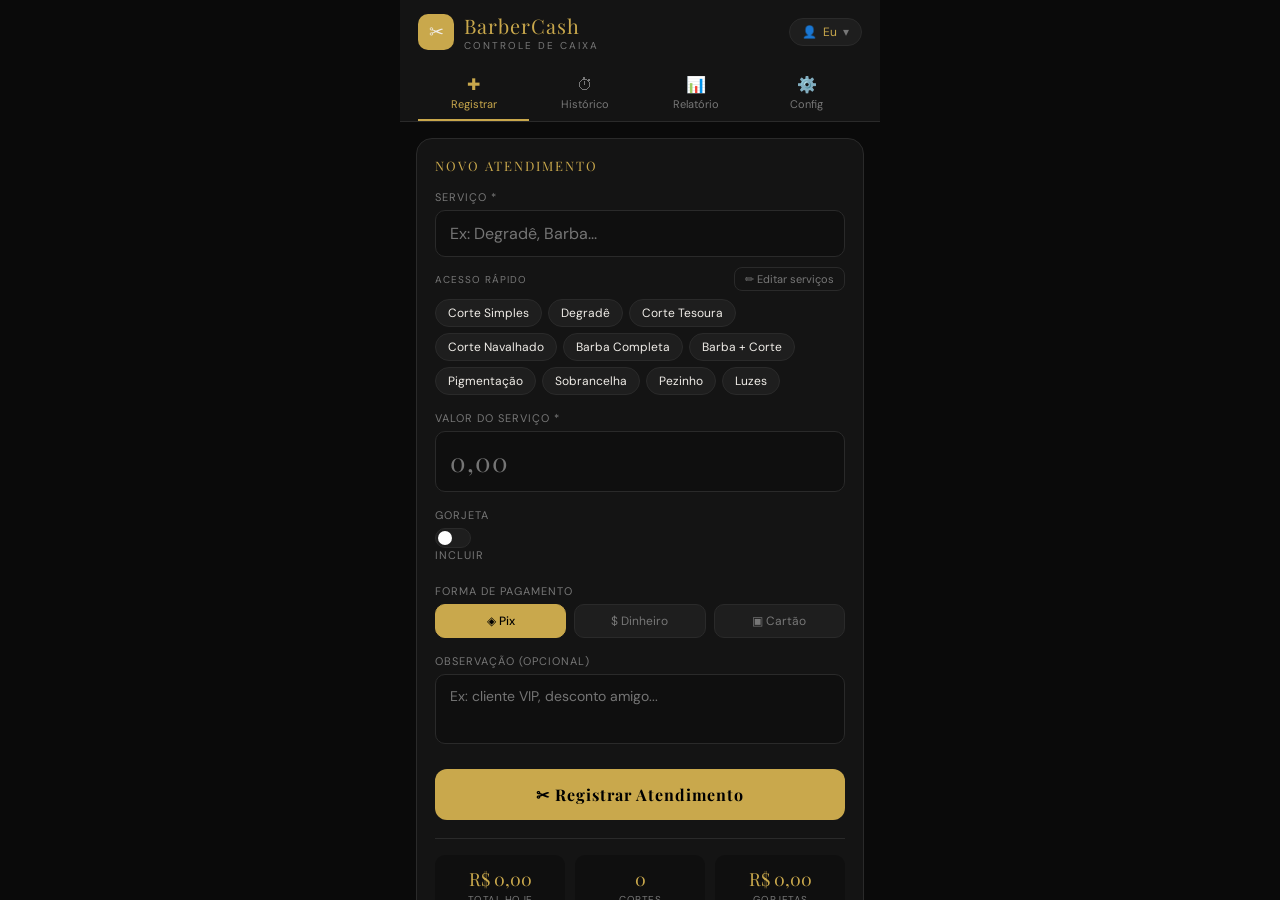
<file: index (1).html>
<!DOCTYPE html>
<html lang="pt-BR">
<head>
<meta charset="UTF-8"/>
<meta name="viewport" content="width=device-width, initial-scale=1"/>
<title>BarberCash</title>
<link href="https://fonts.googleapis.com/css2?family=Playfair+Display:wght@700;900&family=DM+Sans:wght@300;400;500&display=swap" rel="stylesheet"/>
<style>
*,*::before,*::after{box-sizing:border-box;margin:0;padding:0;-webkit-tap-highlight-color:transparent}
:root{
  --bg:#0a0a0a;--surface:#141414;--surface2:#1e1e1e;--border:#2a2a2a;
  --gold:#c9a84c;--gold-light:#e8c870;--gold-dim:#7a6230;
  --text:#f0ede8;--muted:#777;--muted2:#444;
  --red:#e05555;--green:#4caf78;--blue:#5b9cf6;
}
html,body{height:100%;background:var(--bg);color:var(--text);font-family:'DM Sans',sans-serif;overflow:hidden}
#app{display:flex;flex-direction:column;height:100%;max-width:480px;margin:0 auto;position:relative}
.header{background:var(--surface);border-bottom:1px solid var(--border);padding:12px 18px 0;flex-shrink:0}
.logo-row{display:flex;align-items:center;justify-content:space-between;margin-bottom:12px}
.logo{display:flex;align-items:center;gap:10px}
.logo-icon{width:36px;height:36px;background:var(--gold);border-radius:10px;display:flex;align-items:center;justify-content:center;font-size:18px}
.logo-title{font-family:'Playfair Display',serif;font-size:20px;color:var(--gold);letter-spacing:1px}
.logo-sub{font-size:10px;color:var(--muted);letter-spacing:2px;text-transform:uppercase}
.barbeiro-badge{background:var(--surface2);border:1px solid var(--border);border-radius:20px;padding:5px 12px;font-size:12px;color:var(--muted);cursor:pointer;display:flex;align-items:center;gap:6px}
.barbeiro-badge span{color:var(--gold)}
.nav{display:flex}
.nav-btn{flex:1;padding:10px 4px 8px;background:none;border:none;color:var(--muted);cursor:pointer;font-size:11px;font-family:'DM Sans',sans-serif;border-bottom:2px solid transparent;transition:all .2s;display:flex;flex-direction:column;align-items:center;gap:2px}
.nav-btn .nav-icon{font-size:16px}
.nav-btn.active{color:var(--gold);border-bottom-color:var(--gold)}
.body{flex:1;overflow-y:auto;padding:16px;padding-bottom:16px}
.body::-webkit-scrollbar{display:none}
.card{background:var(--surface);border:1px solid var(--border);border-radius:16px;padding:18px;margin-bottom:14px}
.card-title{font-family:'Playfair Display',serif;font-size:13px;color:var(--gold);text-transform:uppercase;letter-spacing:2px;margin-bottom:16px}
.field{margin-bottom:16px}
.field label{display:block;font-size:11px;color:var(--muted);letter-spacing:1px;text-transform:uppercase;margin-bottom:6px}
.input{width:100%;background:#0f0f0f;border:1px solid var(--border);border-radius:10px;padding:12px 14px;color:var(--text);font-size:16px;font-family:'DM Sans',sans-serif;outline:none;transition:border-color .2s}
.input:focus{border-color:var(--gold-dim)}
.input-valor{font-family:'Playfair Display',serif;font-size:26px;color:var(--gold);letter-spacing:1px}
textarea.input{resize:none;height:70px;font-size:14px}
.input-wrap{position:relative}
.dropdown{position:absolute;top:calc(100% + 4px);left:0;right:0;background:var(--surface2);border:1px solid var(--border);border-radius:10px;z-index:50;overflow:hidden;box-shadow:0 8px 24px rgba(0,0,0,.5);display:none}
.dropdown.show{display:block}
.drop-item{padding:12px 14px;cursor:pointer;font-size:14px;border-bottom:1px solid var(--border)}
.drop-item:last-child{border-bottom:none}
.drop-item:hover{background:var(--surface)}
.chips-section{margin-top:10px}
.chips-header{display:flex;align-items:center;justify-content:space-between;margin-bottom:8px}
.chips-label{font-size:10px;color:var(--muted);letter-spacing:1px;text-transform:uppercase}
.btn-gerenciar{background:none;border:1px solid var(--border);border-radius:8px;color:var(--muted);font-size:11px;cursor:pointer;padding:4px 10px;font-family:'DM Sans',sans-serif;display:flex;align-items:center;gap:4px}
.chips{display:flex;flex-wrap:wrap;gap:6px}
.chip{padding:5px 12px;background:var(--surface2);border:1px solid var(--border);border-radius:20px;font-size:12px;cursor:pointer;color:var(--text);transition:all .15s;white-space:nowrap}
.chip:hover{background:var(--gold-dim);border-color:var(--gold);color:var(--gold-light)}
.pag-tabs{display:flex;gap:8px;flex-wrap:wrap}
.pag-tab{flex:1;min-width:70px;padding:8px 4px;background:var(--surface2);border:1px solid var(--border);border-radius:10px;color:var(--muted);font-size:12px;cursor:pointer;text-align:center;font-family:'DM Sans',sans-serif;transition:all .2s}
.pag-tab.active{background:var(--gold);border-color:var(--gold);color:#000;font-weight:500}
.btn-primary{width:100%;padding:15px;background:var(--gold);color:#000;border:none;border-radius:12px;font-size:16px;font-weight:700;cursor:pointer;font-family:'Playfair Display',serif;letter-spacing:1px;margin-top:4px;transition:opacity .2s}
.btn-primary:active{opacity:.85}
.resumo-dia{margin-top:18px;padding-top:16px;border-top:1px solid var(--border);display:grid;grid-template-columns:1fr 1fr 1fr;gap:10px}
.resumo-item{text-align:center;background:#0f0f0f;border-radius:10px;padding:12px 8px}
.resumo-val{font-family:'Playfair Display',serif;font-size:18px;color:var(--gold);margin-bottom:2px}
.resumo-label{font-size:10px;color:var(--muted);text-transform:uppercase;letter-spacing:.5px}
.meta-bar-wrap{margin-top:14px;padding-top:14px;border-top:1px solid var(--border)}
.meta-header{display:flex;justify-content:space-between;align-items:center;margin-bottom:8px}
.meta-label{font-size:11px;color:var(--muted)}
.meta-pct{font-size:13px;color:var(--gold);font-weight:500}
.meta-track{height:6px;background:var(--surface2);border-radius:3px;overflow:hidden}
.meta-fill{height:100%;background:linear-gradient(90deg,var(--gold-dim),var(--gold));border-radius:3px;transition:width .5s}
.meta-fill.done{background:linear-gradient(90deg,#3a8f56,var(--green))}
.periodo-row{display:flex;gap:6px;margin-bottom:16px;overflow-x:auto;padding-bottom:2px}
.periodo-row::-webkit-scrollbar{display:none}
.periodo-btn{flex:1;min-width:60px;padding:8px 4px;background:#0f0f0f;border:1px solid var(--border);border-radius:10px;color:var(--muted);cursor:pointer;font-size:12px;font-family:'DM Sans',sans-serif;white-space:nowrap;transition:all .2s}
.periodo-btn.active{background:var(--gold);border-color:var(--gold);color:#000;font-weight:600}
.total-banner{background:linear-gradient(135deg,#1a1500,#1e1a00);border:1px solid var(--gold-dim);border-radius:14px;padding:18px;text-align:center}
.total-banner-label{font-size:10px;color:var(--muted);text-transform:uppercase;letter-spacing:2px}
.total-banner-val{font-family:'Playfair Display',serif;font-size:36px;color:var(--gold);margin:6px 0 2px}
.total-banner-sub{font-size:12px;color:var(--muted);display:flex;justify-content:center;gap:16px;margin-top:6px}
.pag-breakdown{display:grid;grid-template-columns:1fr 1fr 1fr;gap:8px;margin-top:12px}
.pag-item{background:var(--surface2);border-radius:10px;padding:10px;text-align:center}
.pag-item-val{font-size:14px;font-weight:600;color:var(--text);margin-bottom:2px}
.pag-item-label{font-size:10px;color:var(--muted)}
.pag-dot{display:inline-block;width:6px;height:6px;border-radius:50%;margin-right:4px}
.registro-card{background:var(--surface);border:1px solid var(--border);border-radius:12px;padding:14px 16px;margin-bottom:8px;display:flex;align-items:center;justify-content:space-between;gap:10px}
.reg-left{flex:1;min-width:0}
.reg-corte{font-size:15px;font-weight:500;margin-bottom:2px;white-space:nowrap;overflow:hidden;text-overflow:ellipsis}
.reg-meta{font-size:11px;color:var(--muted);display:flex;align-items:center;gap:8px}
.reg-pag{display:inline-flex;align-items:center;gap:3px;background:var(--surface2);border-radius:6px;padding:1px 6px}
.reg-obs{font-style:italic;color:var(--muted2);font-size:11px;margin-top:2px;white-space:nowrap;overflow:hidden;text-overflow:ellipsis}
.reg-right{display:flex;flex-direction:column;align-items:flex-end;gap:6px}
.reg-val{font-family:'Playfair Display',serif;font-size:17px;color:var(--gold)}
.reg-gorj{font-size:10px;color:var(--green)}
.btn-del{background:none;border:1px solid var(--muted2);border-radius:6px;color:var(--muted);cursor:pointer;padding:3px 7px;font-size:11px;line-height:1}
.barra-row{margin-bottom:14px}
.barra-info{display:flex;justify-content:space-between;margin-bottom:4px;align-items:baseline}
.barra-nome{font-size:13px}
.barra-qtd{font-size:11px;color:var(--muted)}
.barra-track{background:#0f0f0f;border-radius:4px;height:8px;overflow:hidden;margin-bottom:3px}
.barra-fill{background:linear-gradient(90deg,var(--gold-dim),var(--gold));height:100%;border-radius:4px;transition:width .6s cubic-bezier(.4,0,.2,1)}
.barra-val{font-size:12px;color:var(--gold-light);text-align:right}
.metricas-grid{display:grid;grid-template-columns:1fr 1fr;gap:10px}
.metrica-item{background:#0f0f0f;border-radius:12px;padding:14px;text-align:center;border:1px solid var(--border)}
.metrica-val{font-family:'Playfair Display',serif;font-size:20px;color:var(--gold)}
.metrica-label{font-size:10px;color:var(--muted);margin-top:4px;text-transform:uppercase;letter-spacing:.5px}
.vazio{text-align:center;color:var(--muted);padding:50px 20px;font-size:15px}
.vazio-icon{font-size:40px;margin-bottom:12px}
.feedback{position:fixed;top:70px;left:50%;transform:translateX(-50%);padding:10px 22px;border-radius:10px;font-size:14px;z-index:300;box-shadow:0 4px 20px rgba(0,0,0,.6);white-space:nowrap;opacity:0;transition:opacity .2s;pointer-events:none}
.feedback.show{opacity:1}
.feedback.ok{background:var(--green);color:#fff}
.feedback.erro{background:var(--red);color:#fff}
.overlay{position:fixed;inset:0;background:rgba(0,0,0,.85);z-index:200;display:flex;align-items:flex-end;justify-content:center;opacity:0;pointer-events:none;transition:opacity .25s}
.overlay.show{opacity:1;pointer-events:all}
.modal{background:var(--surface);border:1px solid var(--border);border-radius:20px 20px 0 0;width:100%;max-width:480px;max-height:85vh;display:flex;flex-direction:column;transform:translateY(100%);transition:transform .3s cubic-bezier(.4,0,.2,1);padding-bottom:20px}
.overlay.show .modal{transform:translateY(0)}
.modal-header{display:flex;justify-content:space-between;align-items:center;padding:18px 20px 14px;border-bottom:1px solid var(--border);flex-shrink:0}
.modal-title{font-family:'Playfair Display',serif;font-size:18px;color:var(--gold)}
.modal-close{background:none;border:none;color:var(--muted);font-size:22px;cursor:pointer;line-height:1;padding:4px}
.modal-body{overflow-y:auto;padding:16px 20px;flex:1}
.modal-body::-webkit-scrollbar{display:none}
.modal-footer{padding:12px 20px 0;flex-shrink:0}
.corte-item{display:flex;align-items:center;padding:10px 0;border-bottom:1px solid var(--border);gap:8px}
.corte-item:last-child{border-bottom:none}
.corte-nome{flex:1;font-size:15px}
.corte-preco{font-size:13px;color:var(--gold);margin-right:8px}
.btn-icone{background:none;border:none;cursor:pointer;font-size:16px;padding:4px;color:var(--muted);line-height:1}
.corte-edit-row{display:flex;gap:6px;flex:1}
.btn-sm{border:none;border-radius:8px;cursor:pointer;padding:7px 12px;font-size:13px;font-family:'DM Sans',sans-serif}
.btn-ok{background:var(--green);color:#fff}
.btn-cancel{background:var(--surface2);color:var(--text)}
.add-row{display:flex;gap:8px;margin-top:14px}
.add-row .input{flex:1;padding:10px 12px;font-size:14px}
.btn-add{background:var(--gold);border:none;border-radius:10px;color:#000;font-size:22px;cursor:pointer;padding:0 18px;font-weight:700;line-height:1}
.barbeiro-item{display:flex;align-items:center;padding:12px 0;border-bottom:1px solid var(--border);gap:10px;cursor:pointer}
.barbeiro-item:last-child{border-bottom:none}
.barbeiro-avatar{width:36px;height:36px;border-radius:50%;background:var(--gold-dim);display:flex;align-items:center;justify-content:center;font-family:'Playfair Display',serif;font-size:16px;color:var(--gold-light);flex-shrink:0}
.barbeiro-nome{flex:1;font-size:15px}
.barbeiro-check{color:var(--gold);font-size:18px}
.meta-config-row{display:flex;align-items:center;gap:12px;margin-bottom:12px}
.meta-config-row label{font-size:13px;color:var(--muted);width:80px;flex-shrink:0}
.confirm-modal{background:var(--surface);border:1px solid var(--border);border-radius:16px;padding:24px;width:300px;text-align:center}
.confirm-title{font-size:17px;font-weight:600;margin-bottom:8px}
.confirm-sub{font-size:13px;color:var(--muted);margin-bottom:20px}
.confirm-btns{display:flex;gap:10px}
.btn-secondary{flex:1;padding:11px;background:var(--surface2);border:1px solid var(--border);border-radius:10px;color:var(--text);cursor:pointer;font-size:14px;font-family:'DM Sans',sans-serif}
.btn-danger{flex:1;padding:11px;background:var(--red);border:none;border-radius:10px;color:#fff;cursor:pointer;font-size:14px;font-weight:600;font-family:'DM Sans',sans-serif}
.gorjeta-row{display:flex;align-items:center;gap:10px}
.gorjeta-row .input{flex:1}
.gorjeta-toggle{display:flex;align-items:center;gap:6px;cursor:pointer;font-size:13px;color:var(--muted);white-space:nowrap}
.toggle-box{width:36px;height:20px;background:var(--surface2);border-radius:10px;position:relative;transition:background .2s;border:1px solid var(--border);flex-shrink:0}
.toggle-box.on{background:var(--green);border-color:var(--green)}
.toggle-knob{position:absolute;width:14px;height:14px;background:#fff;border-radius:50%;top:2px;left:2px;transition:left .2s}
.toggle-box.on .toggle-knob{left:18px}
.section-divider{font-size:11px;color:var(--muted);text-transform:uppercase;letter-spacing:1.5px;margin:16px 0 10px;padding-left:2px}
@keyframes fadeIn{from{opacity:0;transform:translateY(8px)}to{opacity:1;transform:translateY(0)}}
.fade-in{animation:fadeIn .25s ease forwards}
</style>
</head>
<body>
<div id="app">
  <div class="header">
    <div class="logo-row">
      <div class="logo">
        <div class="logo-icon">✂</div>
        <div>
          <div class="logo-title">BarberCash</div>
          <div class="logo-sub">Controle de Caixa</div>
        </div>
      </div>
      <div class="barbeiro-badge" onclick="openModal('modalBarbeiros')">
        👤 <span id="barbeiro-atual-label">Eu</span> ▾
      </div>
    </div>
    <div class="nav">
      <button class="nav-btn active" onclick="irTela('registrar',this)"><span class="nav-icon">✚</span>Registrar</button>
      <button class="nav-btn" onclick="irTela('historico',this)"><span class="nav-icon">⏱</span>Histórico</button>
      <button class="nav-btn" onclick="irTela('relatorio',this)"><span class="nav-icon">📊</span>Relatório</button>
      <button class="nav-btn" onclick="irTela('config',this)"><span class="nav-icon">⚙️</span>Config</button>
    </div>
  </div>
  <div class="body" id="body-content"></div>
</div>

<div class="feedback" id="feedback"></div>

<div class="overlay" id="overlayConfirm" onclick="if(event.target===this)closeModal('overlayConfirm')">
  <div style="display:flex;align-items:center;justify-content:center;width:100%;height:100%;padding:20px">
    <div class="confirm-modal">
      <div class="confirm-title">Excluir registro?</div>
      <div class="confirm-sub">Esta ação não pode ser desfeita.</div>
      <div class="confirm-btns">
        <button class="btn-secondary" onclick="closeModal('overlayConfirm')">Cancelar</button>
        <button class="btn-danger" id="btn-confirm-del">Excluir</button>
      </div>
    </div>
  </div>
</div>

<div class="overlay" id="modalCortes" onclick="if(event.target===this)closeModal('modalCortes')">
  <div class="modal">
    <div class="modal-header">
      <div class="modal-title">Meus Serviços</div>
      <button class="modal-close" onclick="closeModal('modalCortes')">✕</button>
    </div>
    <div class="modal-body" id="cortes-list"></div>
    <div class="modal-footer">
      <div style="font-size:11px;color:var(--muted);text-transform:uppercase;letter-spacing:1px;margin-bottom:8px">Adicionar novo</div>
      <div class="add-row">
        <input class="input" id="novo-corte-nome" placeholder="Nome do serviço" style="font-size:14px;padding:10px 12px"/>
        <input class="input" id="novo-corte-preco" placeholder="R$ 0,00" style="font-size:14px;padding:10px 12px;width:100px;flex:none" inputmode="numeric"/>
        <button class="btn-add" onclick="adicionarCorte()">+</button>
      </div>
    </div>
  </div>
</div>

<div class="overlay" id="modalBarbeiros" onclick="if(event.target===this)closeModal('modalBarbeiros')">
  <div class="modal">
    <div class="modal-header">
      <div class="modal-title">Barbeiros</div>
      <button class="modal-close" onclick="closeModal('modalBarbeiros')">✕</button>
    </div>
    <div class="modal-body" id="barbeiros-list"></div>
    <div class="modal-footer">
      <div style="font-size:11px;color:var(--muted);text-transform:uppercase;letter-spacing:1px;margin-bottom:8px">Adicionar barbeiro</div>
      <div class="add-row">
        <input class="input" id="novo-barbeiro-nome" placeholder="Nome do barbeiro" style="font-size:14px;padding:10px 12px"/>
        <button class="btn-add" onclick="adicionarBarbeiro()">+</button>
      </div>
    </div>
  </div>
</div>

<div class="overlay" id="modalMeta" onclick="if(event.target===this)closeModal('modalMeta')">
  <div class="modal">
    <div class="modal-header">
      <div class="modal-title">Metas de Faturamento</div>
      <button class="modal-close" onclick="closeModal('modalMeta')">✕</button>
    </div>
    <div class="modal-body">
      <div class="meta-config-row"><label>Meta Diária</label><input class="input" id="meta-dia-input" placeholder="R$ 0,00" inputmode="numeric" style="padding:10px 12px;font-size:15px"/></div>
      <div class="meta-config-row"><label>Meta Semanal</label><input class="input" id="meta-sem-input" placeholder="R$ 0,00" inputmode="numeric" style="padding:10px 12px;font-size:15px"/></div>
      <div class="meta-config-row"><label>Meta Mensal</label><input class="input" id="meta-mes-input" placeholder="R$ 0,00" inputmode="numeric" style="padding:10px 12px;font-size:15px"/></div>
    </div>
    <div class="modal-footer"><button class="btn-primary" onclick="salvarMetas()">Salvar Metas</button></div>
  </div>
</div>

<script>
const DB={get(k,d){try{const v=localStorage.getItem(k);return v?JSON.parse(v):d}catch{return d}},set(k,v){localStorage.setItem(k,JSON.stringify(v))}};
let state={
  registros:DB.get('bc_registros',[]),
  cortesLista:DB.get('bc_cortes',[
    {nome:'Corte Simples',preco:35},{nome:'Degradê',preco:45},{nome:'Corte Tesoura',preco:40},
    {nome:'Corte Navalhado',preco:50},{nome:'Barba Completa',preco:30},{nome:'Barba + Corte',preco:70},
    {nome:'Pigmentação',preco:80},{nome:'Sobrancelha',preco:15},{nome:'Pezinho',preco:10},{nome:'Luzes',preco:120},
  ]),
  barbeiros:DB.get('bc_barbeiros',[{id:'eu',nome:'Eu'}]),
  barbeiroAtual:DB.get('bc_barbeiro_atual','eu'),
  metas:DB.get('bc_metas',{dia:0,sem:0,mes:0}),
  tela:'registrar',periodo:'hoje',
  corteNome:'',precoRaw:'',gorjetaRaw:'',gorjetaOn:false,pagamento:'pix',obs:'',
};
const save=()=>{DB.set('bc_registros',state.registros);DB.set('bc_cortes',state.cortesLista);DB.set('bc_barbeiros',state.barbeiros);DB.set('bc_barbeiro_atual',state.barbeiroAtual);DB.set('bc_metas',state.metas);};
const brl=v=>v.toLocaleString('pt-BR',{style:'currency',currency:'BRL'});
const today=()=>new Date().toISOString().slice(0,10);
const fmtDate=iso=>{const[y,m,d]=iso.split('-');return`${d}/${m}/${y}`};
const hora=()=>new Date().toLocaleTimeString('pt-BR',{hour:'2-digit',minute:'2-digit'});
function weekRange(){const now=new Date(),day=now.getDay();const mon=new Date(now);mon.setDate(now.getDate()-((day+6)%7));const sun=new Date(mon);sun.setDate(mon.getDate()+6);return[mon.toISOString().slice(0,10),sun.toISOString().slice(0,10)];}
function monthRange(){const now=new Date(),y=now.getFullYear(),m=now.getMonth();return[new Date(y,m,1).toISOString().slice(0,10),new Date(y,m+1,0).toISOString().slice(0,10)];}
function filtrar(registros,periodo,barbeiroId){let r=registros.filter(x=>!barbeiroId||x.barbeiro===barbeiroId);if(periodo==='hoje')return r.filter(x=>x.data===today());if(periodo==='semana'){const[a,b]=weekRange();return r.filter(x=>x.data>=a&&x.data<=b);}if(periodo==='mes'){const[a,b]=monthRange();return r.filter(x=>x.data>=a&&x.data<=b);}return r;}
function getBarb(){return state.barbeiros.find(b=>b.id===state.barbeiroAtual)||state.barbeiros[0];}
function fmtValorInput(raw){const d=raw.replace(/\D/g,'');if(!d)return'';return(parseInt(d)/100).toLocaleString('pt-BR',{minimumFractionDigits:2,maximumFractionDigits:2});}
function rawToNum(raw){return raw?parseFloat(raw)/100:0;}
const PAG_ICONS={pix:'◈',dinheiro:'$',cartao:'▣'};
const PAG_COLORS={pix:'#5b9cf6',dinheiro:'#4caf78',cartao:'#c97de8'};
let fbTimer;
function showFeedback(msg,tipo='ok'){const el=document.getElementById('feedback');el.textContent=msg;el.className=`feedback show ${tipo}`;clearTimeout(fbTimer);fbTimer=setTimeout(()=>el.className='feedback',2500);}
function openModal(id){document.getElementById(id).classList.add('show');}
function closeModal(id){document.getElementById(id).classList.remove('show');}
function irTela(tela,btn){state.tela=tela;document.querySelectorAll('.nav-btn').forEach(b=>b.classList.remove('active'));btn.classList.add('active');render();}
function render(){const el=document.getElementById('body-content');el.innerHTML='';if(state.tela==='registrar')el.appendChild(renderRegistrar());if(state.tela==='historico')el.appendChild(renderHistorico());if(state.tela==='relatorio')el.appendChild(renderRelatorio());if(state.tela==='config')el.appendChild(renderConfig());el.classList.remove('fade-in');void el.offsetWidth;el.classList.add('fade-in');}
function div(cls){const el=document.createElement('div');el.className=cls;return el;}

function renderRegistrar(){
  const frag=document.createDocumentFragment();
  const card=div('card');
  card.innerHTML=`<div class="card-title">Novo Atendimento</div>`;
  const fieldCorte=div('field');
  fieldCorte.innerHTML=`<label>Serviço *</label>`;
  const inputWrap=div('input-wrap');
  const inp=document.createElement('input');
  inp.className='input';inp.placeholder='Ex: Degradê, Barba...';inp.value=state.corteNome;
  inp.oninput=e=>{state.corteNome=e.target.value;renderDropdown(e.target.value,drop,inp);};
  inp.onblur=()=>setTimeout(()=>drop.classList.remove('show'),150);
  inp.onfocus=()=>renderDropdown(inp.value,drop,inp);
  const drop=div('dropdown');
  inputWrap.appendChild(inp);inputWrap.appendChild(drop);
  fieldCorte.appendChild(inputWrap);
  const chipsSection=div('chips-section');
  const chipsHeader=div('chips-header');
  chipsHeader.innerHTML=`<span class="chips-label">Acesso rápido</span>`;
  const btnGer=document.createElement('button');
  btnGer.className='btn-gerenciar';btnGer.innerHTML='✏ Editar serviços';
  btnGer.onclick=()=>{renderModalCortes();openModal('modalCortes');};
  chipsHeader.appendChild(btnGer);
  const chipsDiv=div('chips');
  state.cortesLista.forEach(c=>{
    const ch=document.createElement('span');ch.className='chip';ch.textContent=c.nome;
    ch.onclick=()=>{state.corteNome=c.nome;inp.value=c.nome;if(c.preco){state.precoRaw=String(Math.round(c.preco*100));updatePrecoInput();}drop.classList.remove('show');};
    chipsDiv.appendChild(ch);
  });
  chipsSection.appendChild(chipsHeader);chipsSection.appendChild(chipsDiv);
  fieldCorte.appendChild(chipsSection);
  card.appendChild(fieldCorte);
  const fieldVal=div('field');
  fieldVal.innerHTML=`<label>Valor do Serviço *</label>`;
  const inpVal=document.createElement('input');
  inpVal.className='input input-valor';inpVal.placeholder='0,00';inpVal.inputMode='numeric';
  inpVal.value=fmtValorInput(state.precoRaw);inpVal.id='inp-preco';
  inpVal.oninput=e=>{state.precoRaw=e.target.value.replace(/\D/g,'');e.target.value=fmtValorInput(state.precoRaw);};
  fieldVal.appendChild(inpVal);card.appendChild(fieldVal);
  const fieldGorj=div('field');
  fieldGorj.innerHTML=`<label>Gorjeta</label>`;
  const gorjRow=div('gorjeta-row');
  const togLabel=document.createElement('label');togLabel.className='gorjeta-toggle';
  const togBox=div('toggle-box'+(state.gorjetaOn?' on':''));togBox.id='gorjeta-toggle';
  const knob=div('toggle-knob');togBox.appendChild(knob);
  togLabel.appendChild(togBox);togLabel.append(' Incluir');
  togLabel.onclick=()=>{state.gorjetaOn=!state.gorjetaOn;togBox.className='toggle-box'+(state.gorjetaOn?' on':'');inpGorj.style.display=state.gorjetaOn?'':'none';};
  const inpGorj=document.createElement('input');
  inpGorj.className='input';inpGorj.placeholder='Valor...';inpGorj.inputMode='numeric';
  inpGorj.style.display=state.gorjetaOn?'':'none';inpGorj.value=fmtValorInput(state.gorjetaRaw);
  inpGorj.oninput=e=>{state.gorjetaRaw=e.target.value.replace(/\D/g,'');e.target.value=fmtValorInput(state.gorjetaRaw);};
  gorjRow.appendChild(togLabel);gorjRow.appendChild(inpGorj);
  fieldGorj.appendChild(gorjRow);card.appendChild(fieldGorj);
  const fieldPag=div('field');
  fieldPag.innerHTML=`<label>Forma de Pagamento</label>`;
  const pagTabs=div('pag-tabs');
  [['pix','◈ Pix'],['dinheiro','$ Dinheiro'],['cartao','▣ Cartão']].forEach(([k,l])=>{
    const btn=document.createElement('button');btn.className='pag-tab'+(state.pagamento===k?' active':'');btn.textContent=l;
    btn.onclick=()=>{state.pagamento=k;pagTabs.querySelectorAll('.pag-tab').forEach(b=>b.classList.remove('active'));btn.classList.add('active');};
    pagTabs.appendChild(btn);
  });
  fieldPag.appendChild(pagTabs);card.appendChild(fieldPag);
  const fieldObs=div('field');
  fieldObs.innerHTML=`<label>Observação (opcional)</label>`;
  const inpObs=document.createElement('textarea');
  inpObs.className='input';inpObs.placeholder='Ex: cliente VIP, desconto amigo...';inpObs.rows=2;inpObs.value=state.obs;
  inpObs.oninput=e=>state.obs=e.target.value;
  fieldObs.appendChild(inpObs);card.appendChild(fieldObs);
  const btn=document.createElement('button');btn.className='btn-primary';btn.textContent='✂ Registrar Atendimento';btn.onclick=registrar;
  card.appendChild(btn);
  const regHoje=state.registros.filter(r=>r.data===today()&&r.barbeiro===state.barbeiroAtual);
  const totalHoje=regHoje.reduce((s,r)=>s+r.valor,0);
  const gorjetaHoje=regHoje.reduce((s,r)=>s+(r.gorjeta||0),0);
  const resumo=div('resumo-dia');
  resumo.innerHTML=`<div class="resumo-item"><div class="resumo-val">${brl(totalHoje)}</div><div class="resumo-label">Total Hoje</div></div><div class="resumo-item"><div class="resumo-val">${regHoje.length}</div><div class="resumo-label">Cortes</div></div><div class="resumo-item"><div class="resumo-val">${brl(gorjetaHoje)}</div><div class="resumo-label">Gorjetas</div></div>`;
  card.appendChild(resumo);
  if(state.metas.dia>0){
    const pct=Math.min(100,Math.round((totalHoje/state.metas.dia)*100));
    const metaDiv=div('meta-bar-wrap');
    metaDiv.innerHTML=`<div class="meta-header"><span class="meta-label">Meta do dia: ${brl(state.metas.dia)}</span><span class="meta-pct">${pct}%</span></div><div class="meta-track"><div class="meta-fill${pct>=100?' done':''}" style="width:${pct}%"></div></div>`;
    card.appendChild(metaDiv);
  }
  frag.appendChild(card);return frag;
}

function updatePrecoInput(){const el=document.getElementById('inp-preco');if(el)el.value=fmtValorInput(state.precoRaw);}
function renderDropdown(q,drop,inp){if(!q){drop.classList.remove('show');return;}const matches=state.cortesLista.filter(c=>c.nome.toLowerCase().includes(q.toLowerCase()));if(!matches.length){drop.classList.remove('show');return;}drop.innerHTML='';matches.forEach(c=>{const item=div('drop-item');item.innerHTML=`${c.nome} <span style="color:var(--gold);font-size:12px">${c.preco?brl(c.preco):''}</span>`;item.onmousedown=()=>{state.corteNome=c.nome;inp.value=c.nome;if(c.preco){state.precoRaw=String(Math.round(c.preco*100));updatePrecoInput();}drop.classList.remove('show');};drop.appendChild(item);});drop.classList.add('show');}
function registrar(){if(!state.corteNome.trim()){showFeedback('Informe o serviço!','erro');return;}const val=rawToNum(state.precoRaw);if(!val||val<=0){showFeedback('Informe o valor!','erro');return;}const gorj=state.gorjetaOn?rawToNum(state.gorjetaRaw):0;state.registros.unshift({id:Date.now(),corte:state.corteNome.trim(),valor:val,gorjeta:gorj,pagamento:state.pagamento,obs:state.obs.trim(),data:today(),hora:hora(),barbeiro:state.barbeiroAtual});state.corteNome='';state.precoRaw='';state.gorjetaRaw='';state.gorjetaOn=false;state.obs='';save();showFeedback('Atendimento registrado! ✂','ok');render();}

function renderHistorico(){
  const frag=document.createDocumentFragment();
  const periodoCard=div('card');
  const pr=renderPeriodoRow();periodoCard.appendChild(pr);
  const filtrados=filtrar(state.registros,state.periodo,state.barbeiroAtual);
  const total=filtrados.reduce((s,r)=>s+r.valor,0);
  const gorjTotal=filtrados.reduce((s,r)=>s+(r.gorjeta||0),0);
  const pagGroup={pix:0,dinheiro:0,cartao:0};
  filtrados.forEach(r=>pagGroup[r.pagamento||'pix']+=r.valor+(r.gorjeta||0));
  const banner=div('');
  banner.innerHTML=`<div class="total-banner"><div class="total-banner-label">Faturamento do período</div><div class="total-banner-val">${brl(total)}</div><div class="total-banner-sub"><span>✂ ${filtrados.length} corte(s)</span><span style="color:var(--green)">+ ${brl(gorjTotal)} gorjeta</span></div></div><div class="pag-breakdown"><div class="pag-item"><div class="pag-item-val"><span class="pag-dot" style="background:var(--blue)"></span>${brl(pagGroup.pix)}</div><div class="pag-item-label">Pix</div></div><div class="pag-item"><div class="pag-item-val"><span class="pag-dot" style="background:var(--green)"></span>${brl(pagGroup.dinheiro)}</div><div class="pag-item-label">Dinheiro</div></div><div class="pag-item"><div class="pag-item-val"><span class="pag-dot" style="background:#c97de8"></span>${brl(pagGroup.cartao)}</div><div class="pag-item-label">Cartão</div></div></div>`;
  periodoCard.appendChild(banner);
  frag.appendChild(periodoCard);
  if(!filtrados.length){const v=div('vazio');v.innerHTML=`<div class="vazio-icon">🪒</div>Nenhum atendimento neste período`;frag.appendChild(v);return frag;}
  const porData={};
  filtrados.forEach(r=>{if(!porData[r.data])porData[r.data]=[];porData[r.data].push(r);});
  Object.entries(porData).sort((a,b)=>b[0].localeCompare(a[0])).forEach(([data,regs])=>{
    const divider=div('section-divider');divider.textContent=fmtDate(data);frag.appendChild(divider);
    regs.forEach(r=>{
      const card=div('registro-card');
      const pagColor=PAG_COLORS[r.pagamento||'pix'];
      card.innerHTML=`<div class="reg-left"><div class="reg-corte">${r.corte}</div><div class="reg-meta"><span>${r.hora}</span><span class="reg-pag"><span class="pag-dot" style="background:${pagColor}"></span>${r.pagamento||'pix'}</span></div>${r.obs?`<div class="reg-obs">${r.obs}</div>`:''}</div><div class="reg-right"><div class="reg-val">${brl(r.valor)}</div>${r.gorjeta?`<div class="reg-gorj">+${brl(r.gorjeta)} gorj.</div>`:''}<button class="btn-del" onclick="confirmarExcluir(${r.id})">✕</button></div>`;
      frag.appendChild(card);
    });
  });
  return frag;
}

function renderRelatorio(){
  const frag=document.createDocumentFragment();
  const filtrados=filtrar(state.registros,state.periodo,state.barbeiroAtual);
  const total=filtrados.reduce((s,r)=>s+r.valor,0);
  const gorjTotal=filtrados.reduce((s,r)=>s+(r.gorjeta||0),0);
  const topCard=div('card');
  topCard.appendChild(renderPeriodoRow());
  const banner=div('');
  banner.innerHTML=`<div class="total-banner"><div class="total-banner-label">Faturamento total</div><div class="total-banner-val">${brl(total+gorjTotal)}</div><div class="total-banner-sub"><span>Serviços: ${brl(total)}</span><span style="color:var(--green)">Gorjetas: ${brl(gorjTotal)}</span></div></div>`;
  topCard.appendChild(banner);
  const metaKey={hoje:'dia',semana:'sem',mes:'mes',tudo:null}[state.periodo];
  const metaVal=metaKey?state.metas[metaKey]:0;
  if(metaVal>0){
    const pct=Math.min(100,Math.round(((total+gorjTotal)/metaVal)*100));
    const mb=div('meta-bar-wrap');mb.innerHTML=`<div class="meta-header"><span class="meta-label">Meta: ${brl(metaVal)}</span><span class="meta-pct">${pct}%</span></div><div class="meta-track"><div class="meta-fill${pct>=100?' done':''}" style="width:${pct}%"></div></div>`;
    topCard.appendChild(mb);
  }
  frag.appendChild(topCard);
  if(!filtrados.length){const v=div('vazio');v.innerHTML=`<div class="vazio-icon">📋</div>Nenhum dado neste período`;frag.appendChild(v);return frag;}
  const map={};filtrados.forEach(r=>{if(!map[r.corte])map[r.corte]={qtd:0,total:0};map[r.corte].qtd++;map[r.corte].total+=r.valor;});
  const porCorte=Object.entries(map).sort((a,b)=>b[1].total-a[1].total);
  const maxT=porCorte[0][1].total||1;
  const barCard=div('card');barCard.innerHTML=`<div class="card-title">Por Serviço</div>`;
  porCorte.forEach(([nome,info])=>{
    const pct=Math.round((info.total/maxT)*100);
    const row=div('barra-row');
    row.innerHTML=`<div class="barra-info"><span class="barra-nome">${nome}</span><span class="barra-qtd">${info.qtd}x</span></div><div class="barra-track"><div class="barra-fill" style="width:${pct}%"></div></div><div class="barra-val">${brl(info.total)}</div>`;
    barCard.appendChild(row);
  });
  frag.appendChild(barCard);
  const pagMap={pix:0,dinheiro:0,cartao:0};filtrados.forEach(r=>pagMap[r.pagamento||'pix']+=r.valor+(r.gorjeta||0));
  const pagCard=div('card');pagCard.innerHTML=`<div class="card-title">Por Forma de Pagamento</div>`;
  const pagGrid=div('pag-breakdown');
  [['pix','Pix','var(--blue)'],['dinheiro','Dinheiro','var(--green)'],['cartao','Cartão','#c97de8']].forEach(([k,l,c])=>{pagGrid.innerHTML+=`<div class="pag-item"><div class="pag-item-val"><span class="pag-dot" style="background:${c}"></span>${brl(pagMap[k])}</div><div class="pag-item-label">${l}</div></div>`;});
  pagCard.appendChild(pagGrid);frag.appendChild(pagCard);
  const metCard=div('card');metCard.innerHTML=`<div class="card-title">Métricas</div>`;
  const grid=div('metricas-grid');
  const ticketMedio=filtrados.length?total/filtrados.length:0;
  grid.innerHTML=`<div class="metrica-item"><div class="metrica-val">${filtrados.length}</div><div class="metrica-label">Total cortes</div></div><div class="metrica-item"><div class="metrica-val">${brl(ticketMedio)}</div><div class="metrica-label">Ticket médio</div></div><div class="metrica-item"><div class="metrica-val">${brl(gorjTotal)}</div><div class="metrica-label">Em gorjetas</div></div><div class="metrica-item"><div class="metrica-val">${porCorte.length}</div><div class="metrica-label">Tipos serviço</div></div>`;
  metCard.appendChild(grid);frag.appendChild(metCard);
  return frag;
}

function renderConfig(){
  const frag=document.createDocumentFragment();
  const card=div('card');card.innerHTML=`<div class="card-title">Configurações</div>`;
  const items=[
    {icon:'✂',label:'Gerenciar Serviços',sub:'Editar cortes e preços padrão',fn:()=>{renderModalCortes();openModal('modalCortes');}},
    {icon:'🎯',label:'Metas de Faturamento',sub:'Defina metas diária, semanal e mensal',fn:()=>{abrirModalMeta();openModal('modalMeta');}},
    {icon:'👥',label:'Barbeiros',sub:'Gerenciar perfis de barbeiro',fn:()=>{renderModalBarbeiros();openModal('modalBarbeiros');}},
    {icon:'🗑',label:'Limpar todos os dados',sub:'Remove todos os registros permanentemente',fn:()=>confirmarLimpar(),danger:true},
  ];
  items.forEach(item=>{
    const row=div('corte-item');row.style.cursor='pointer';
    row.innerHTML=`<div style="width:36px;height:36px;background:var(--surface2);border-radius:10px;display:flex;align-items:center;justify-content:center;font-size:18px;flex-shrink:0">${item.icon}</div><div style="flex:1"><div style="font-size:15px${item.danger?';color:var(--red)':''}">${item.label}</div><div style="font-size:11px;color:var(--muted);margin-top:2px">${item.sub}</div></div><div style="color:var(--muted)">›</div>`;
    row.onclick=item.fn;card.appendChild(row);
  });
  frag.appendChild(card);
  return frag;
}

function renderPeriodoRow(){
  const row=div('periodo-row');
  [['hoje','Hoje'],['semana','Semana'],['mes','Mês'],['tudo','Tudo']].forEach(([k,l])=>{
    const btn=document.createElement('button');btn.className='periodo-btn'+(state.periodo===k?' active':'');btn.textContent=l;
    btn.onclick=()=>{state.periodo=k;render();};row.appendChild(btn);
  });
  return row;
}

function renderModalCortes(){
  const list=document.getElementById('cortes-list');list.innerHTML='';
  state.cortesLista.forEach((c,idx)=>{
    const item=div('corte-item');item.id=`corte-item-${idx}`;
    item.innerHTML=`<span class="corte-nome">${c.nome}</span><span class="corte-preco">${c.preco?brl(c.preco):''}</span><button class="btn-icone" onclick="editarCorte(${idx})">✏️</button><button class="btn-icone" style="color:var(--red)" onclick="excluirCorte(${idx})">🗑</button>`;
    list.appendChild(item);
  });
  const inpP=document.getElementById('novo-corte-preco');
  if(inpP) inpP.oninput=e=>{const raw=e.target.value.replace(/\D/g,'');e.target.value=fmtValorInput(raw);};
}

function editarCorte(idx){
  const item=document.getElementById(`corte-item-${idx}`);
  const c=state.cortesLista[idx];
  item.innerHTML=`<div class="corte-edit-row"><input class="input" id="edit-nome-${idx}" value="${c.nome}" style="font-size:14px;padding:8px 10px;flex:1"/><input class="input" id="edit-preco-${idx}" value="${c.preco?fmtValorInput(String(Math.round(c.preco*100))):''}" placeholder="Preço" style="font-size:14px;padding:8px 10px;width:90px;flex:none" inputmode="numeric"/></div><button class="btn-sm btn-ok" onclick="salvarCorte(${idx})">✓</button><button class="btn-sm btn-cancel" onclick="renderModalCortes()">✕</button>`;
  document.getElementById(`edit-preco-${idx}`).oninput=e=>{const raw=e.target.value.replace(/\D/g,'');e.target.value=fmtValorInput(raw);};
}
function salvarCorte(idx){const nome=document.getElementById(`edit-nome-${idx}`).value.trim();const precoRaw=document.getElementById(`edit-preco-${idx}`).value.replace(/\D/g,'');if(!nome)return;state.cortesLista[idx]={nome,preco:precoRaw?rawToNum(precoRaw):0};save();showFeedback('Serviço atualizado!','ok');renderModalCortes();render();}
function excluirCorte(idx){state.cortesLista.splice(idx,1);save();showFeedback('Serviço removido.','ok');renderModalCortes();render();}
function adicionarCorte(){const nome=document.getElementById('novo-corte-nome').value.trim();const precoRaw=document.getElementById('novo-corte-preco').value.replace(/\D/g,'');if(!nome){showFeedback('Digite um nome!','erro');return;}if(state.cortesLista.find(c=>c.nome.toLowerCase()===nome.toLowerCase())){showFeedback('Serviço já existe!','erro');return;}state.cortesLista.push({nome,preco:precoRaw?rawToNum(precoRaw):0});document.getElementById('novo-corte-nome').value='';document.getElementById('novo-corte-preco').value='';save();showFeedback('Serviço adicionado!','ok');renderModalCortes();render();}

function renderModalBarbeiros(){
  const list=document.getElementById('barbeiros-list');list.innerHTML='';
  state.barbeiros.forEach(b=>{
    const item=div('barbeiro-item');
    item.onclick=()=>{state.barbeiroAtual=b.id;DB.set('bc_barbeiro_atual',b.id);document.getElementById('barbeiro-atual-label').textContent=b.nome;renderModalBarbeiros();render();};
    const avatar=div('barbeiro-avatar');avatar.textContent=b.nome[0].toUpperCase();
    const nome=div('barbeiro-nome');nome.textContent=b.nome;
    item.appendChild(avatar);item.appendChild(nome);
    if(b.id===state.barbeiroAtual){const chk=document.createElement('span');chk.className='barbeiro-check';chk.textContent='✓';item.appendChild(chk);}
    if(b.id!=='eu'){const del=document.createElement('button');del.className='btn-icone';del.style.color='var(--red)';del.textContent='🗑';del.onclick=e=>{e.stopPropagation();excluirBarbeiro(b.id);};item.appendChild(del);}
    list.appendChild(item);
  });
}
function adicionarBarbeiro(){const nome=document.getElementById('novo-barbeiro-nome').value.trim();if(!nome)return;const id='b'+Date.now();state.barbeiros.push({id,nome});document.getElementById('novo-barbeiro-nome').value='';save();showFeedback('Barbeiro adicionado!','ok');renderModalBarbeiros();}
function excluirBarbeiro(id){state.barbeiros=state.barbeiros.filter(b=>b.id!==id);if(state.barbeiroAtual===id){state.barbeiroAtual='eu';DB.set('bc_barbeiro_atual','eu');}save();renderModalBarbeiros();render();}

function abrirModalMeta(){
  const fmt=v=>v?fmtValorInput(String(Math.round(v*100))):'';
  document.getElementById('meta-dia-input').value=fmt(state.metas.dia);
  document.getElementById('meta-sem-input').value=fmt(state.metas.sem);
  document.getElementById('meta-mes-input').value=fmt(state.metas.mes);
  ['meta-dia-input','meta-sem-input','meta-mes-input'].forEach(id=>{document.getElementById(id).oninput=e=>{const raw=e.target.value.replace(/\D/g,'');e.target.value=fmtValorInput(raw);};});
}
function salvarMetas(){const toNum=id=>{const raw=document.getElementById(id).value.replace(/\D/g,'');return rawToNum(raw);};state.metas={dia:toNum('meta-dia-input'),sem:toNum('meta-sem-input'),mes:toNum('meta-mes-input')};save();showFeedback('Metas salvas!','ok');closeModal('modalMeta');render();}

function confirmarExcluir(id){
  document.getElementById('btn-confirm-del').onclick=()=>{state.registros=state.registros.filter(r=>r.id!==id);save();closeModal('overlayConfirm');showFeedback('Registro removido.','ok');render();};
  openModal('overlayConfirm');
}
function confirmarLimpar(){
  document.getElementById('btn-confirm-del').onclick=()=>{state.registros=[];save();closeModal('overlayConfirm');showFeedback('Dados apagados.','ok');render();};
  openModal('overlayConfirm');
}

document.getElementById('barbeiro-atual-label').textContent=getBarb().nome;
render();
</script>
</body>
</html>
</file>
